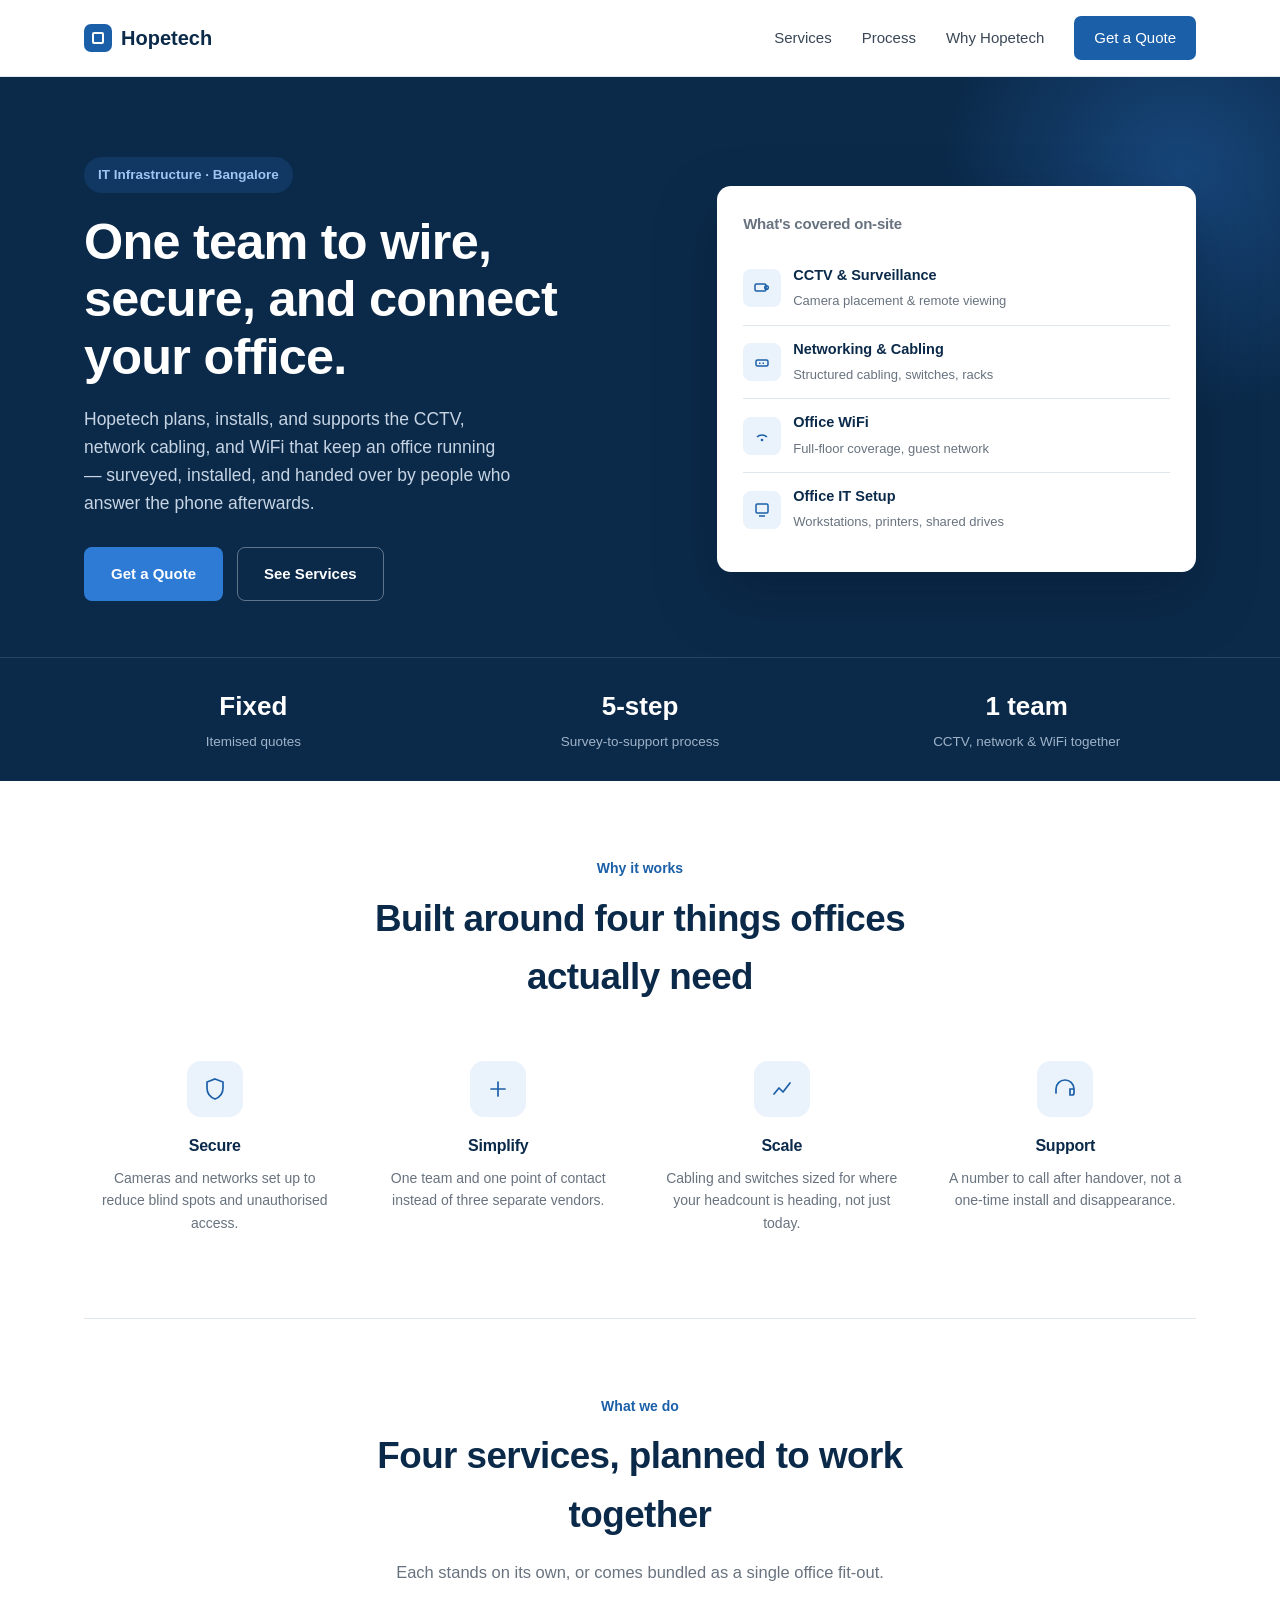
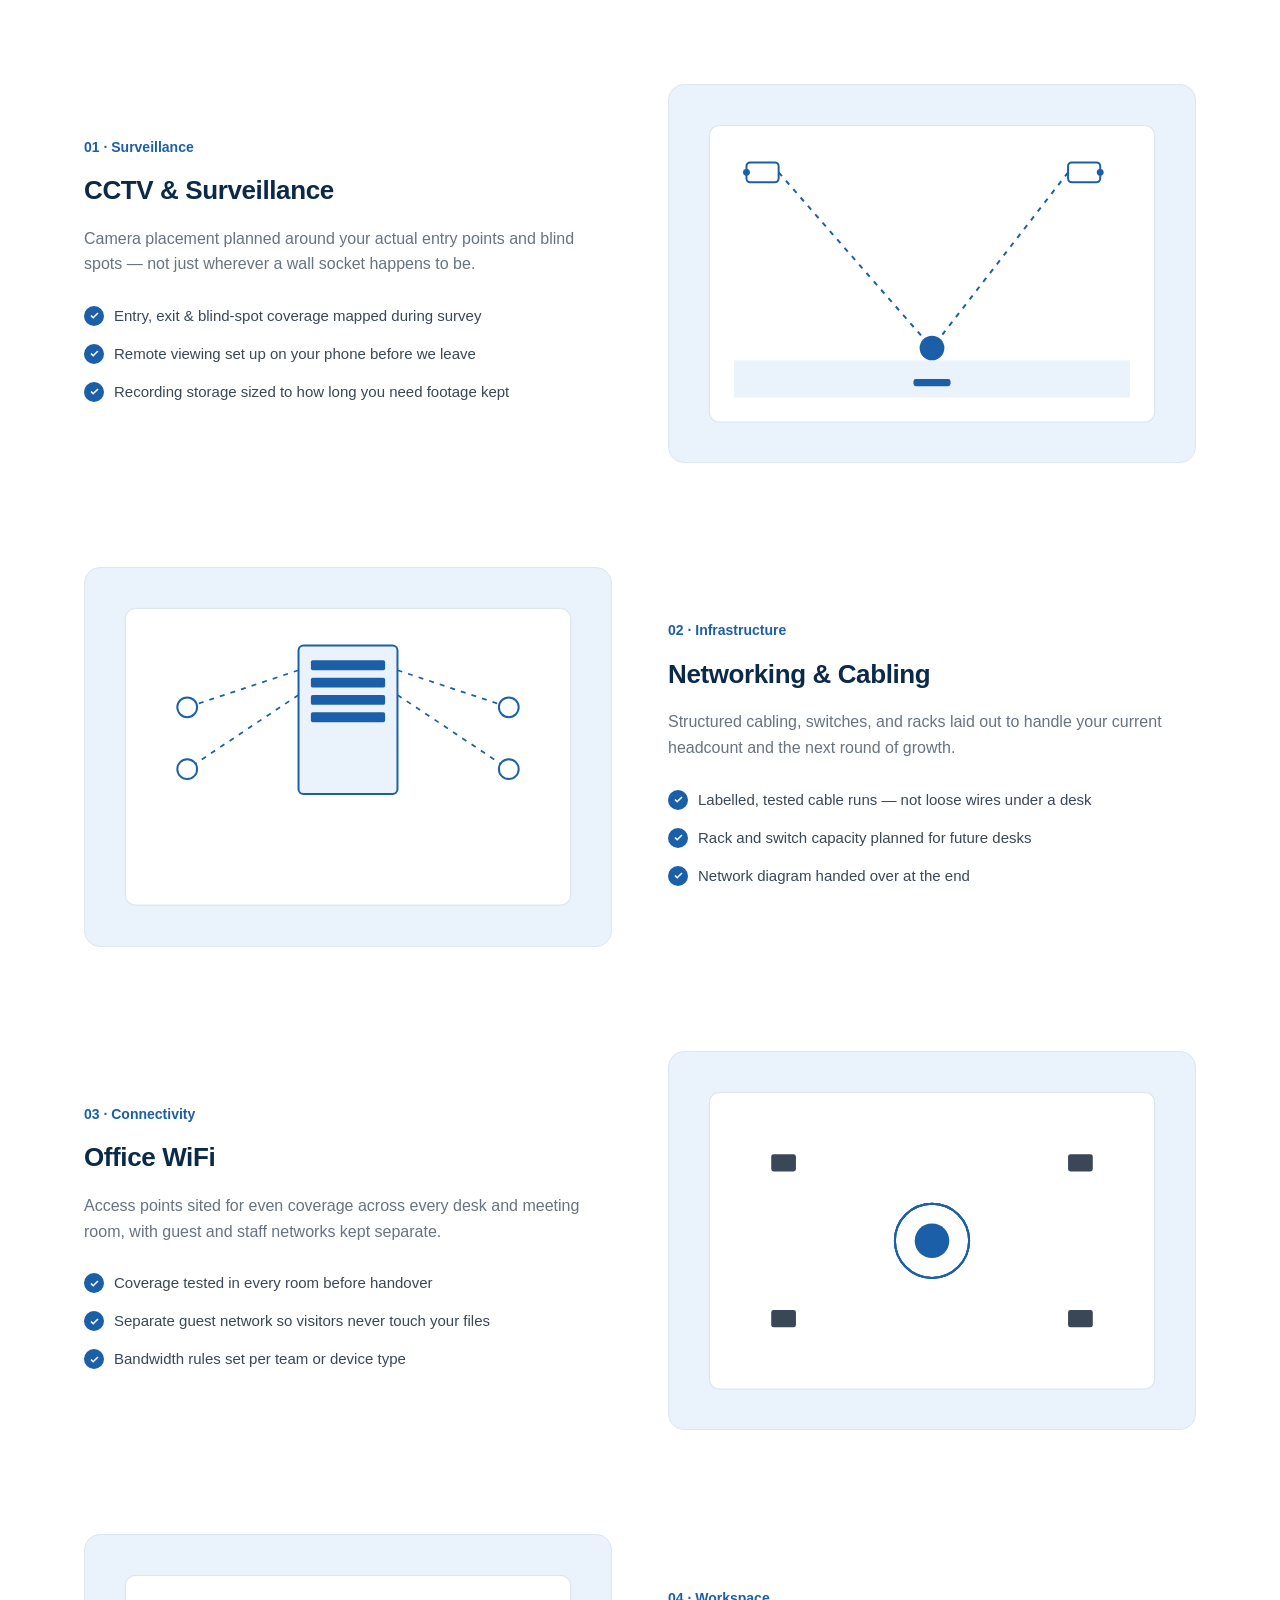
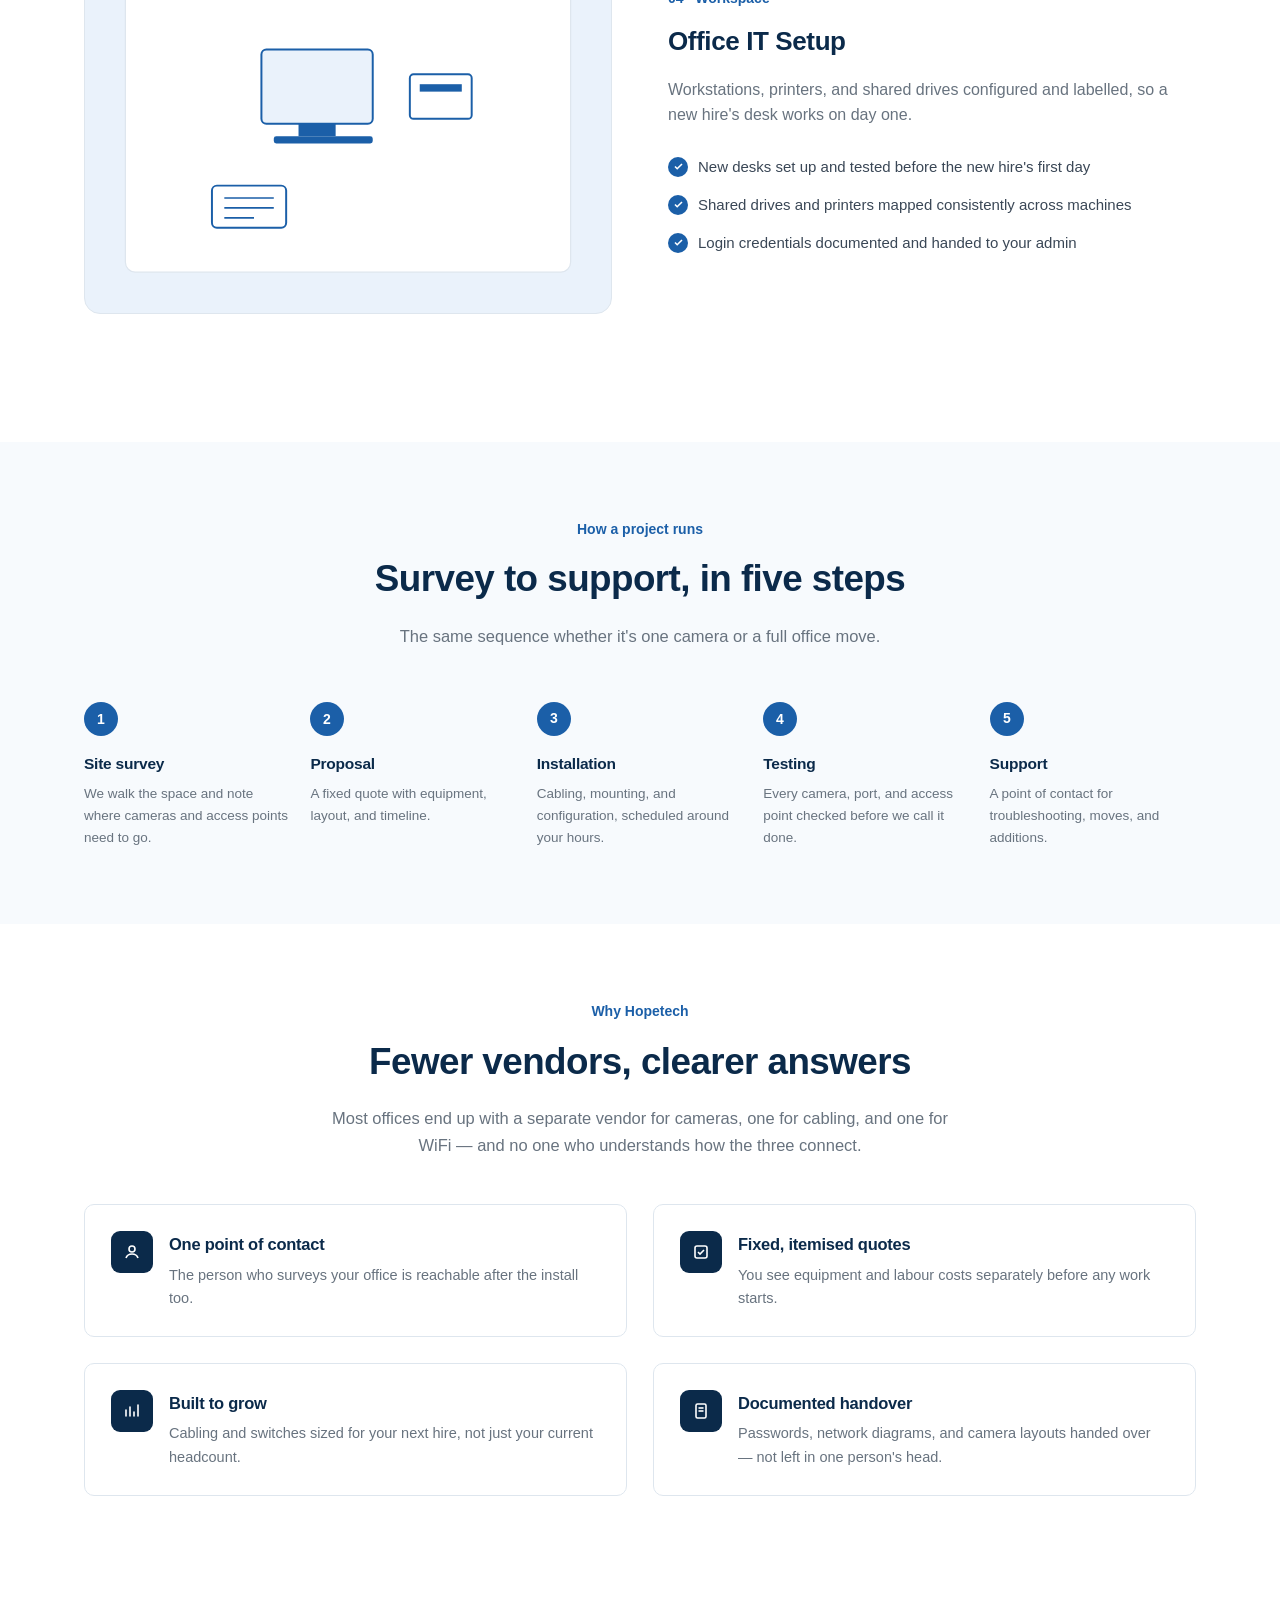
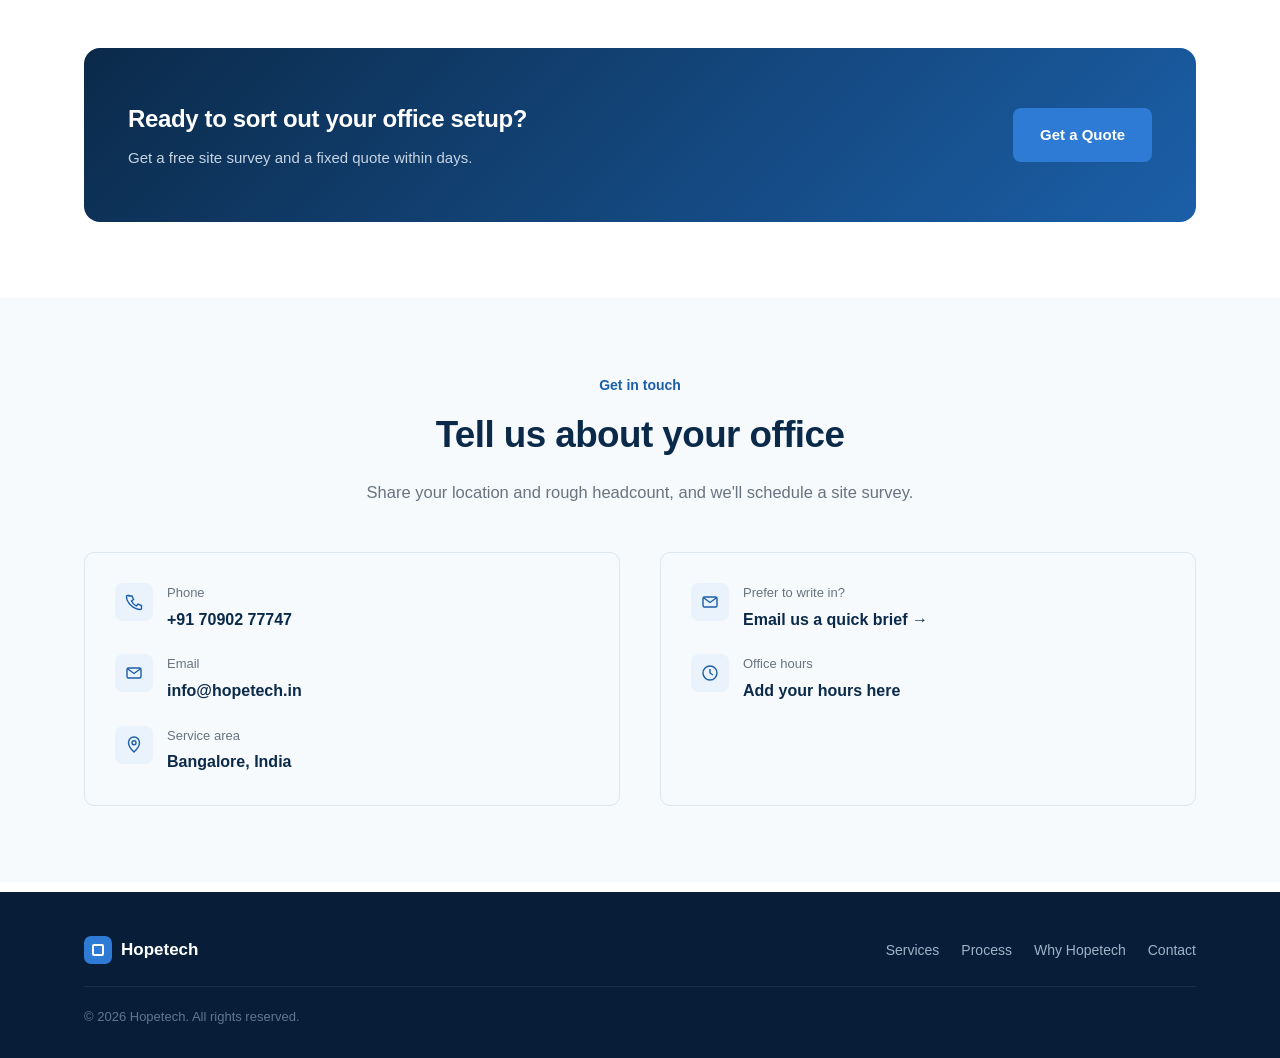
<file: index.html>
<!DOCTYPE html>
<html lang="en">
<head>
<meta charset="UTF-8">
<meta name="viewport" content="width=device-width, initial-scale=1.0">
<title>Hopetech — CCTV, Networking &amp; Office WiFi Setup</title>
<meta name="description" content="Hopetech installs and maintains CCTV, structured networking, and office WiFi in Bangalore — one team, from site survey to ongoing support.">
<link rel="stylesheet" href="style.css">
</head>
<body>

<header>
  <nav class="nav wrap">
    <a href="#top" class="logo"><span class="mark" aria-hidden="true"></span>Hopetech</a>
    <button class="menu-btn" id="menuBtn" aria-label="Toggle menu" aria-expanded="false" aria-controls="navLinks">
      <span></span><span></span><span></span>
    </button>
    <div class="nav-links" id="navLinks">
      <a href="#services">Services</a>
      <a href="#process">Process</a>
      <a href="#why">Why Hopetech</a>
      <a href="#contact" class="nav-cta">Get a Quote</a>
    </div>
  </nav>
</header>

<main id="top">

  <!-- HERO -->
  <section class="hero">
    <div class="hero-glow" aria-hidden="true"></div>
    <div class="wrap hero-grid">
      <div>
        <span class="badge">IT Infrastructure · Bangalore</span>
        <h1>One team to wire, secure, and connect your office.</h1>
        <p class="lead">Hopetech plans, installs, and supports the CCTV, network cabling, and WiFi that keep an office running — surveyed, installed, and handed over by people who answer the phone afterwards.</p>
        <div class="hero-ctas">
          <a href="#contact" class="btn btn-primary">Get a Quote</a>
          <a href="#services" class="btn btn-ghost">See Services</a>
        </div>
      </div>

      <div class="hero-card">
        <h4>What's covered on-site</h4>
        <div class="mini-row">
          <div class="mini-icon"><svg width="20" height="20" viewBox="0 0 20 20" fill="none"><rect x="3" y="6" width="11" height="7" rx="1.5" stroke="#1B5FA8" stroke-width="1.5"/><circle cx="14.5" cy="9.5" r="1.8" stroke="#1B5FA8" stroke-width="1.5"/></svg></div>
          <div class="txt"><strong>CCTV &amp; Surveillance</strong><span>Camera placement &amp; remote viewing</span></div>
        </div>
        <div class="mini-row">
          <div class="mini-icon"><svg width="20" height="20" viewBox="0 0 20 20" fill="none"><rect x="4" y="8" width="12" height="6" rx="1.5" stroke="#1B5FA8" stroke-width="1.5"/><rect x="7" y="10.5" width="1.5" height="1.5" fill="#1B5FA8"/><rect x="10.5" y="10.5" width="1.5" height="1.5" fill="#1B5FA8"/></svg></div>
          <div class="txt"><strong>Networking &amp; Cabling</strong><span>Structured cabling, switches, racks</span></div>
        </div>
        <div class="mini-row">
          <div class="mini-icon"><svg width="20" height="20" viewBox="0 0 20 20" fill="none"><path d="M5 11a7 7 0 0 1 10 0" stroke="#1B5FA8" stroke-width="1.5" fill="none"/><circle cx="10" cy="14" r="1.3" fill="#1B5FA8"/></svg></div>
          <div class="txt"><strong>Office WiFi</strong><span>Full-floor coverage, guest network</span></div>
        </div>
        <div class="mini-row">
          <div class="mini-icon"><svg width="20" height="20" viewBox="0 0 20 20" fill="none"><rect x="4" y="4" width="12" height="9" rx="1.2" stroke="#1B5FA8" stroke-width="1.5"/><line x1="7" y1="16" x2="13" y2="16" stroke="#1B5FA8" stroke-width="1.5"/></svg></div>
          <div class="txt"><strong>Office IT Setup</strong><span>Workstations, printers, shared drives</span></div>
        </div>
      </div>
    </div>

    <div class="stats-bar">
      <div class="wrap stats-grid">
        <div class="stat"><b>Fixed</b><span>Itemised quotes</span></div>
        <div class="stat"><b>5-step</b><span>Survey-to-support process</span></div>
        <div class="stat"><b>1 team</b><span>CCTV, network &amp; WiFi together</span></div>
      </div>
    </div>
  </section>

  <!-- FEATURE STRIP -->
  <section>
    <div class="wrap">
      <div class="section-head reveal">
        <div class="kicker">Why it works</div>
        <h2>Built around four things offices actually need</h2>
      </div>
      <div class="feature-strip stagger">
        <div class="feature-item">
          <div class="fi"><svg width="26" height="26" viewBox="0 0 26 26" fill="none"><path d="M13 3l8 3v6c0 6-4 9.5-8 11-4-1.5-8-5-8-11V6l8-3z" stroke="#1B5FA8" stroke-width="1.7" fill="none"/></svg></div>
          <h4>Secure</h4>
          <p>Cameras and networks set up to reduce blind spots and unauthorised access.</p>
        </div>
        <div class="feature-item">
          <div class="fi"><svg width="26" height="26" viewBox="0 0 26 26" fill="none"><path d="M6 13h14M13 6v14" stroke="#1B5FA8" stroke-width="1.7" stroke-linecap="round"/></svg></div>
          <h4>Simplify</h4>
          <p>One team and one point of contact instead of three separate vendors.</p>
        </div>
        <div class="feature-item">
          <div class="fi"><svg width="26" height="26" viewBox="0 0 26 26" fill="none"><path d="M5 18l5-6 4 4 7-9" stroke="#1B5FA8" stroke-width="1.7" fill="none" stroke-linecap="round" stroke-linejoin="round"/></svg></div>
          <h4>Scale</h4>
          <p>Cabling and switches sized for where your headcount is heading, not just today.</p>
        </div>
        <div class="feature-item">
          <div class="fi"><svg width="26" height="26" viewBox="0 0 26 26" fill="none"><path d="M13 4a9 9 0 0 1 9 9v4a2 2 0 0 1-2 2h-2v-6h4M4 17v-4a9 9 0 0 1 9-9" stroke="#1B5FA8" stroke-width="1.7" fill="none" stroke-linecap="round"/></svg></div>
          <h4>Support</h4>
          <p>A number to call after handover, not a one-time install and disappearance.</p>
        </div>
      </div>
    </div>
  </section>

  <hr class="divider-line wrap" style="max-width:1112px;">

  <!-- SERVICES (alternating detail) -->
  <section id="services">
    <div class="wrap">
      <div class="section-head reveal">
        <div class="kicker">What we do</div>
        <h2>Four services, planned to work together</h2>
        <p>Each stands on its own, or comes bundled as a single office fit-out.</p>
      </div>

      <div class="alt-section reveal">
        <div class="alt-copy">
          <div class="kicker">01 · Surveillance</div>
          <h3>CCTV &amp; Surveillance</h3>
          <p class="desc">Camera placement planned around your actual entry points and blind spots — not just wherever a wall socket happens to be.</p>
          <ul class="check-list">
            <li><span class="tick"><svg width="11" height="11" viewBox="0 0 11 11" fill="none"><path d="M2 5.5l2.2 2.2L9 3" stroke="#fff" stroke-width="1.6" fill="none"/></svg></span>Entry, exit &amp; blind-spot coverage mapped during survey</li>
            <li><span class="tick"><svg width="11" height="11" viewBox="0 0 11 11" fill="none"><path d="M2 5.5l2.2 2.2L9 3" stroke="#fff" stroke-width="1.6" fill="none"/></svg></span>Remote viewing set up on your phone before we leave</li>
            <li><span class="tick"><svg width="11" height="11" viewBox="0 0 11 11" fill="none"><path d="M2 5.5l2.2 2.2L9 3" stroke="#fff" stroke-width="1.6" fill="none"/></svg></span>Recording storage sized to how long you need footage kept</li>
          </ul>
        </div>
        <div class="alt-visual">
          <svg viewBox="0 0 380 260" xmlns="http://www.w3.org/2000/svg" role="img" aria-label="Diagram of CCTV cameras covering an office entrance and floor">
            <rect x="10" y="10" width="360" height="240" rx="8" fill="#fff" stroke="#DEE6EE"/>
            <rect x="30" y="200" width="320" height="30" fill="#EAF2FB"/>
            <g stroke="#1B5FA8" stroke-width="1.6" fill="none">
              <rect x="40" y="40" width="26" height="16" rx="3"/>
              <circle cx="40" cy="48" r="2" fill="#1B5FA8"/>
              <path d="M66 48 L 190 190" stroke-dasharray="4 5" style="animation:dashMove 2.4s linear infinite reverse; stroke-dashoffset:180;"/>
              <rect x="300" y="40" width="26" height="16" rx="3"/>
              <circle cx="326" cy="48" r="2" fill="#1B5FA8"/>
              <path d="M300 48 L 190 190" stroke-dasharray="4 5" style="animation:dashMove 2.4s linear infinite reverse; stroke-dashoffset:180;"/>
            </g>
            <circle cx="190" cy="190" r="10" fill="#1B5FA8"/>
            <rect x="175" y="215" width="30" height="6" rx="2" fill="#1B5FA8"/>
          </svg>
        </div>
      </div>

      <div class="alt-section reverse reveal">
        <div class="alt-copy">
          <div class="kicker">02 · Infrastructure</div>
          <h3>Networking &amp; Cabling</h3>
          <p class="desc">Structured cabling, switches, and racks laid out to handle your current headcount and the next round of growth.</p>
          <ul class="check-list">
            <li><span class="tick"><svg width="11" height="11" viewBox="0 0 11 11" fill="none"><path d="M2 5.5l2.2 2.2L9 3" stroke="#fff" stroke-width="1.6" fill="none"/></svg></span>Labelled, tested cable runs — not loose wires under a desk</li>
            <li><span class="tick"><svg width="11" height="11" viewBox="0 0 11 11" fill="none"><path d="M2 5.5l2.2 2.2L9 3" stroke="#fff" stroke-width="1.6" fill="none"/></svg></span>Rack and switch capacity planned for future desks</li>
            <li><span class="tick"><svg width="11" height="11" viewBox="0 0 11 11" fill="none"><path d="M2 5.5l2.2 2.2L9 3" stroke="#fff" stroke-width="1.6" fill="none"/></svg></span>Network diagram handed over at the end</li>
          </ul>
        </div>
        <div class="alt-visual">
          <svg viewBox="0 0 380 260" xmlns="http://www.w3.org/2000/svg" role="img" aria-label="Diagram of a network rack connected to multiple office ports">
            <rect x="10" y="10" width="360" height="240" rx="8" fill="#fff" stroke="#DEE6EE"/>
            <rect x="150" y="40" width="80" height="120" rx="4" fill="#EAF2FB" stroke="#1B5FA8" stroke-width="1.6"/>
            <g fill="#1B5FA8">
              <rect x="160" y="52" width="60" height="8" rx="1.5"/>
              <rect x="160" y="66" width="60" height="8" rx="1.5"/>
              <rect x="160" y="80" width="60" height="8" rx="1.5"/>
              <rect x="160" y="94" width="60" height="8" rx="1.5"/>
            </g>
            <g stroke="#1B5FA8" stroke-width="1.4" fill="none" stroke-dasharray="4 5" style="animation:dashMove 3s linear infinite reverse; stroke-dashoffset:180;">
              <path d="M150 60 L60 90"/>
              <path d="M150 80 L60 140"/>
              <path d="M230 60 L320 90"/>
              <path d="M230 80 L320 140"/>
            </g>
            <circle cx="60" cy="90" r="8" fill="#fff" stroke="#1B5FA8" stroke-width="1.6"/>
            <circle cx="60" cy="140" r="8" fill="#fff" stroke="#1B5FA8" stroke-width="1.6"/>
            <circle cx="320" cy="90" r="8" fill="#fff" stroke="#1B5FA8" stroke-width="1.6"/>
            <circle cx="320" cy="140" r="8" fill="#fff" stroke="#1B5FA8" stroke-width="1.6"/>
          </svg>
        </div>
      </div>

      <div class="alt-section reveal">
        <div class="alt-copy">
          <div class="kicker">03 · Connectivity</div>
          <h3>Office WiFi</h3>
          <p class="desc">Access points sited for even coverage across every desk and meeting room, with guest and staff networks kept separate.</p>
          <ul class="check-list">
            <li><span class="tick"><svg width="11" height="11" viewBox="0 0 11 11" fill="none"><path d="M2 5.5l2.2 2.2L9 3" stroke="#fff" stroke-width="1.6" fill="none"/></svg></span>Coverage tested in every room before handover</li>
            <li><span class="tick"><svg width="11" height="11" viewBox="0 0 11 11" fill="none"><path d="M2 5.5l2.2 2.2L9 3" stroke="#fff" stroke-width="1.6" fill="none"/></svg></span>Separate guest network so visitors never touch your files</li>
            <li><span class="tick"><svg width="11" height="11" viewBox="0 0 11 11" fill="none"><path d="M2 5.5l2.2 2.2L9 3" stroke="#fff" stroke-width="1.6" fill="none"/></svg></span>Bandwidth rules set per team or device type</li>
          </ul>
        </div>
        <div class="alt-visual">
          <svg viewBox="0 0 380 260" xmlns="http://www.w3.org/2000/svg" role="img" aria-label="Diagram of WiFi coverage spreading across an office floor">
            <rect x="10" y="10" width="360" height="240" rx="8" fill="#fff" stroke="#DEE6EE"/>
            <circle cx="190" cy="130" r="14" fill="#1B5FA8"/>
            <g stroke="#1B5FA8" stroke-width="1.6" fill="none">
              <circle cx="190" cy="130" r="30" style="transform-origin:190px 130px; animation:radarPing 2.4s ease-out infinite;"/>
              <circle cx="190" cy="130" r="30" style="transform-origin:190px 130px; animation:radarPing 2.4s ease-out infinite; animation-delay:.8s;"/>
              <circle cx="190" cy="130" r="30" style="transform-origin:190px 130px; animation:radarPing 2.4s ease-out infinite; animation-delay:1.6s;"/>
            </g>
            <g fill="#3A4756">
              <rect x="60" y="60" width="20" height="14" rx="2"/>
              <rect x="300" y="60" width="20" height="14" rx="2"/>
              <rect x="60" y="186" width="20" height="14" rx="2"/>
              <rect x="300" y="186" width="20" height="14" rx="2"/>
            </g>
          </svg>
        </div>
      </div>

      <div class="alt-section reverse reveal">
        <div class="alt-copy">
          <div class="kicker">04 · Workspace</div>
          <h3>Office IT Setup</h3>
          <p class="desc">Workstations, printers, and shared drives configured and labelled, so a new hire's desk works on day one.</p>
          <ul class="check-list">
            <li><span class="tick"><svg width="11" height="11" viewBox="0 0 11 11" fill="none"><path d="M2 5.5l2.2 2.2L9 3" stroke="#fff" stroke-width="1.6" fill="none"/></svg></span>New desks set up and tested before the new hire's first day</li>
            <li><span class="tick"><svg width="11" height="11" viewBox="0 0 11 11" fill="none"><path d="M2 5.5l2.2 2.2L9 3" stroke="#fff" stroke-width="1.6" fill="none"/></svg></span>Shared drives and printers mapped consistently across machines</li>
            <li><span class="tick"><svg width="11" height="11" viewBox="0 0 11 11" fill="none"><path d="M2 5.5l2.2 2.2L9 3" stroke="#fff" stroke-width="1.6" fill="none"/></svg></span>Login credentials documented and handed to your admin</li>
          </ul>
        </div>
        <div class="alt-visual">
          <svg viewBox="0 0 380 260" xmlns="http://www.w3.org/2000/svg" role="img" aria-label="Diagram of a desk workstation with monitor, printer and shared drive">
            <rect x="10" y="10" width="360" height="240" rx="8" fill="#fff" stroke="#DEE6EE"/>
            <rect x="120" y="70" width="90" height="60" rx="4" fill="#EAF2FB" stroke="#1B5FA8" stroke-width="1.6"/>
            <rect x="150" y="130" width="30" height="10" fill="#1B5FA8"/>
            <rect x="130" y="140" width="80" height="6" rx="2" fill="#1B5FA8"/>
            <rect x="240" y="90" width="50" height="36" rx="3" fill="#fff" stroke="#1B5FA8" stroke-width="1.6"/>
            <rect x="248" y="98" width="34" height="6" fill="#1B5FA8"/>
            <rect x="80" y="180" width="60" height="34" rx="4" fill="#fff" stroke="#1B5FA8" stroke-width="1.6"/>
            <path d="M90 190h40M90 198h40M90 206h24" stroke="#1B5FA8" stroke-width="1.4"/>
          </svg>
        </div>
      </div>
    </div>
  </section>

  <!-- PROCESS -->
  <section id="process" class="bg-tint">
    <div class="wrap">
      <div class="section-head reveal">
        <div class="kicker">How a project runs</div>
        <h2>Survey to support, in five steps</h2>
        <p>The same sequence whether it's one camera or a full office move.</p>
      </div>
      <div class="process stagger">
        <div class="step"><span class="num">1</span><h4>Site survey</h4><p>We walk the space and note where cameras and access points need to go.</p></div>
        <div class="step"><span class="num">2</span><h4>Proposal</h4><p>A fixed quote with equipment, layout, and timeline.</p></div>
        <div class="step"><span class="num">3</span><h4>Installation</h4><p>Cabling, mounting, and configuration, scheduled around your hours.</p></div>
        <div class="step"><span class="num">4</span><h4>Testing</h4><p>Every camera, port, and access point checked before we call it done.</p></div>
        <div class="step"><span class="num">5</span><h4>Support</h4><p>A point of contact for troubleshooting, moves, and additions.</p></div>
      </div>
    </div>
  </section>

  <!-- WHY -->
  <section id="why">
    <div class="wrap">
      <div class="section-head reveal">
        <div class="kicker">Why Hopetech</div>
        <h2>Fewer vendors, clearer answers</h2>
        <p>Most offices end up with a separate vendor for cameras, one for cabling, and one for WiFi — and no one who understands how the three connect.</p>
      </div>
      <div class="why-grid stagger">
        <div class="why-card card-hover">
          <div class="icon"><svg width="20" height="20" viewBox="0 0 20 20" fill="none"><circle cx="10" cy="7" r="3" stroke="#fff" stroke-width="1.6"/><path d="M4 16c1-3 4-4 6-4s5 1 6 4" stroke="#fff" stroke-width="1.6" fill="none"/></svg></div>
          <div><h4>One point of contact</h4><p>The person who surveys your office is reachable after the install too.</p></div>
        </div>
        <div class="why-card card-hover">
          <div class="icon"><svg width="20" height="20" viewBox="0 0 20 20" fill="none"><rect x="4" y="4" width="12" height="12" rx="2" stroke="#fff" stroke-width="1.6"/><path d="M7 10l2 2 4-4" stroke="#fff" stroke-width="1.6" fill="none"/></svg></div>
          <div><h4>Fixed, itemised quotes</h4><p>You see equipment and labour costs separately before any work starts.</p></div>
        </div>
        <div class="why-card card-hover">
          <div class="icon"><svg width="20" height="20" viewBox="0 0 20 20" fill="none"><path d="M4 15V9m4 6V6m4 9v-4m4 4V4" stroke="#fff" stroke-width="1.6" stroke-linecap="round"/></svg></div>
          <div><h4>Built to grow</h4><p>Cabling and switches sized for your next hire, not just your current headcount.</p></div>
        </div>
        <div class="why-card card-hover">
          <div class="icon"><svg width="20" height="20" viewBox="0 0 20 20" fill="none"><rect x="5" y="3" width="10" height="14" rx="1.5" stroke="#fff" stroke-width="1.6"/><line x1="7.5" y1="7" x2="12.5" y2="7" stroke="#fff" stroke-width="1.6"/><line x1="7.5" y1="10" x2="12.5" y2="10" stroke="#fff" stroke-width="1.6"/></svg></div>
          <div><h4>Documented handover</h4><p>Passwords, network diagrams, and camera layouts handed over — not left in one person's head.</p></div>
        </div>
      </div>
    </div>
  </section>

  <!-- CTA -->
  <section>
    <div class="wrap">
      <div class="cta-band reveal">
        <div>
          <h3>Ready to sort out your office setup?</h3>
          <p>Get a free site survey and a fixed quote within days.</p>
        </div>
        <a href="#contact" class="btn btn-primary">Get a Quote</a>
      </div>
    </div>
  </section>

  <!-- CONTACT -->
  <section id="contact" class="bg-tint">
    <div class="wrap">
      <div class="section-head reveal">
        <div class="kicker">Get in touch</div>
        <h2>Tell us about your office</h2>
        <p>Share your location and rough headcount, and we'll schedule a site survey.</p>
      </div>

      <div class="contact-grid reveal">
        <div class="contact-card">
          <div class="contact-item">
            <div class="ic"><svg width="18" height="18" viewBox="0 0 18 18" fill="none"><path d="M4 3h3l1.5 3.5-2 1.5a10 10 0 0 0 5 5l1.5-2L16.5 12.5v3a1 1 0 0 1-1 1C8.5 16.5 1.5 9.5 1.5 3.5c0-.5.4-1 1-1H4z" stroke="#1B5FA8" stroke-width="1.4" fill="none"/></svg></div>
            <div><div class="label">Phone</div><div class="value"><a href="tel:+917090277747">+91 70902 77747</a></div></div>
          </div>
          <div class="contact-item">
            <div class="ic"><svg width="18" height="18" viewBox="0 0 18 18" fill="none"><rect x="2" y="4" width="14" height="10" rx="1.5" stroke="#1B5FA8" stroke-width="1.4"/><path d="M2.5 4.8L9 9.5l6.5-4.7" stroke="#1B5FA8" stroke-width="1.4" fill="none"/></svg></div>
            <div><div class="label">Email</div><div class="value"><a href="mailto:info@hopetech.in">info@hopetech.in</a></div></div>
          </div>
          <div class="contact-item">
            <div class="ic"><svg width="18" height="18" viewBox="0 0 18 18" fill="none"><path d="M9 16s5.5-5 5.5-9.2A5.5 5.5 0 0 0 9 1a5.5 5.5 0 0 0-5.5 5.8C3.5 11 9 16 9 16z" stroke="#1B5FA8" stroke-width="1.4" fill="none"/><circle cx="9" cy="6.8" r="2" stroke="#1B5FA8" stroke-width="1.4"/></svg></div>
            <div><div class="label">Service area</div><div class="value">Bangalore, India</div></div>
          </div>
        </div>

        <div class="contact-card">
          <div class="contact-item">
            <div class="ic"><svg width="18" height="18" viewBox="0 0 18 18" fill="none"><rect x="2" y="4" width="14" height="10" rx="1.5" stroke="#1B5FA8" stroke-width="1.4"/><path d="M2.5 4.8L9 9.5l6.5-4.7" stroke="#1B5FA8" stroke-width="1.4" fill="none"/></svg></div>
            <div><div class="label">Prefer to write in?</div><div class="value"><a href="mailto:info@hopetech.in?subject=Site%20survey%20request">Email us a quick brief →</a></div></div>
          </div>
          <div class="contact-item">
            <div class="ic"><svg width="18" height="18" viewBox="0 0 18 18" fill="none"><circle cx="9" cy="9" r="7" stroke="#1B5FA8" stroke-width="1.4"/><path d="M9 5v4l3 2" stroke="#1B5FA8" stroke-width="1.4" fill="none"/></svg></div>
            <div><div class="label">Office hours</div><div class="value">Add your hours here</div></div>
          </div>
        </div>
      </div>
    </div>
  </section>

</main>

<footer>
  <div class="wrap">
    <div class="footer-row">
      <a href="#top" class="logo"><span class="mark" aria-hidden="true"></span>Hopetech</a>
      <div class="footer-links">
        <a href="#services">Services</a>
        <a href="#process">Process</a>
        <a href="#why">Why Hopetech</a>
        <a href="#contact">Contact</a>
      </div>
    </div>
    <div class="footer-copy">© <span id="year"></span> Hopetech. All rights reserved.</div>
  </div>
</footer>

<script>
  document.getElementById('year').textContent = new Date().getFullYear();
  const menuBtn = document.getElementById('menuBtn');
  const navLinks = document.getElementById('navLinks');
  menuBtn.addEventListener('click', () => {
    const open = navLinks.classList.toggle('open');
    menuBtn.setAttribute('aria-expanded', open ? 'true' : 'false');
  });
  navLinks.querySelectorAll('a').forEach(a => a.addEventListener('click', () => {
    navLinks.classList.remove('open');
    menuBtn.setAttribute('aria-expanded', 'false');
  }));

  const revealEls = document.querySelectorAll('.reveal, .stagger');
  if ('IntersectionObserver' in window) {
    const io = new IntersectionObserver((entries) => {
      entries.forEach(e => { if (e.isIntersecting) { e.target.classList.add('in'); io.unobserve(e.target); } });
    }, { threshold: 0.15 });
    revealEls.forEach(el => io.observe(el));
  } else {
    revealEls.forEach(el => el.classList.add('in'));
  }

  const siteHeader = document.querySelector('header');
  window.addEventListener('scroll', () => {
    siteHeader.classList.toggle('scrolled', window.scrollY > 8);
  }, { passive: true });
</script>

</body>
</html>
</file>
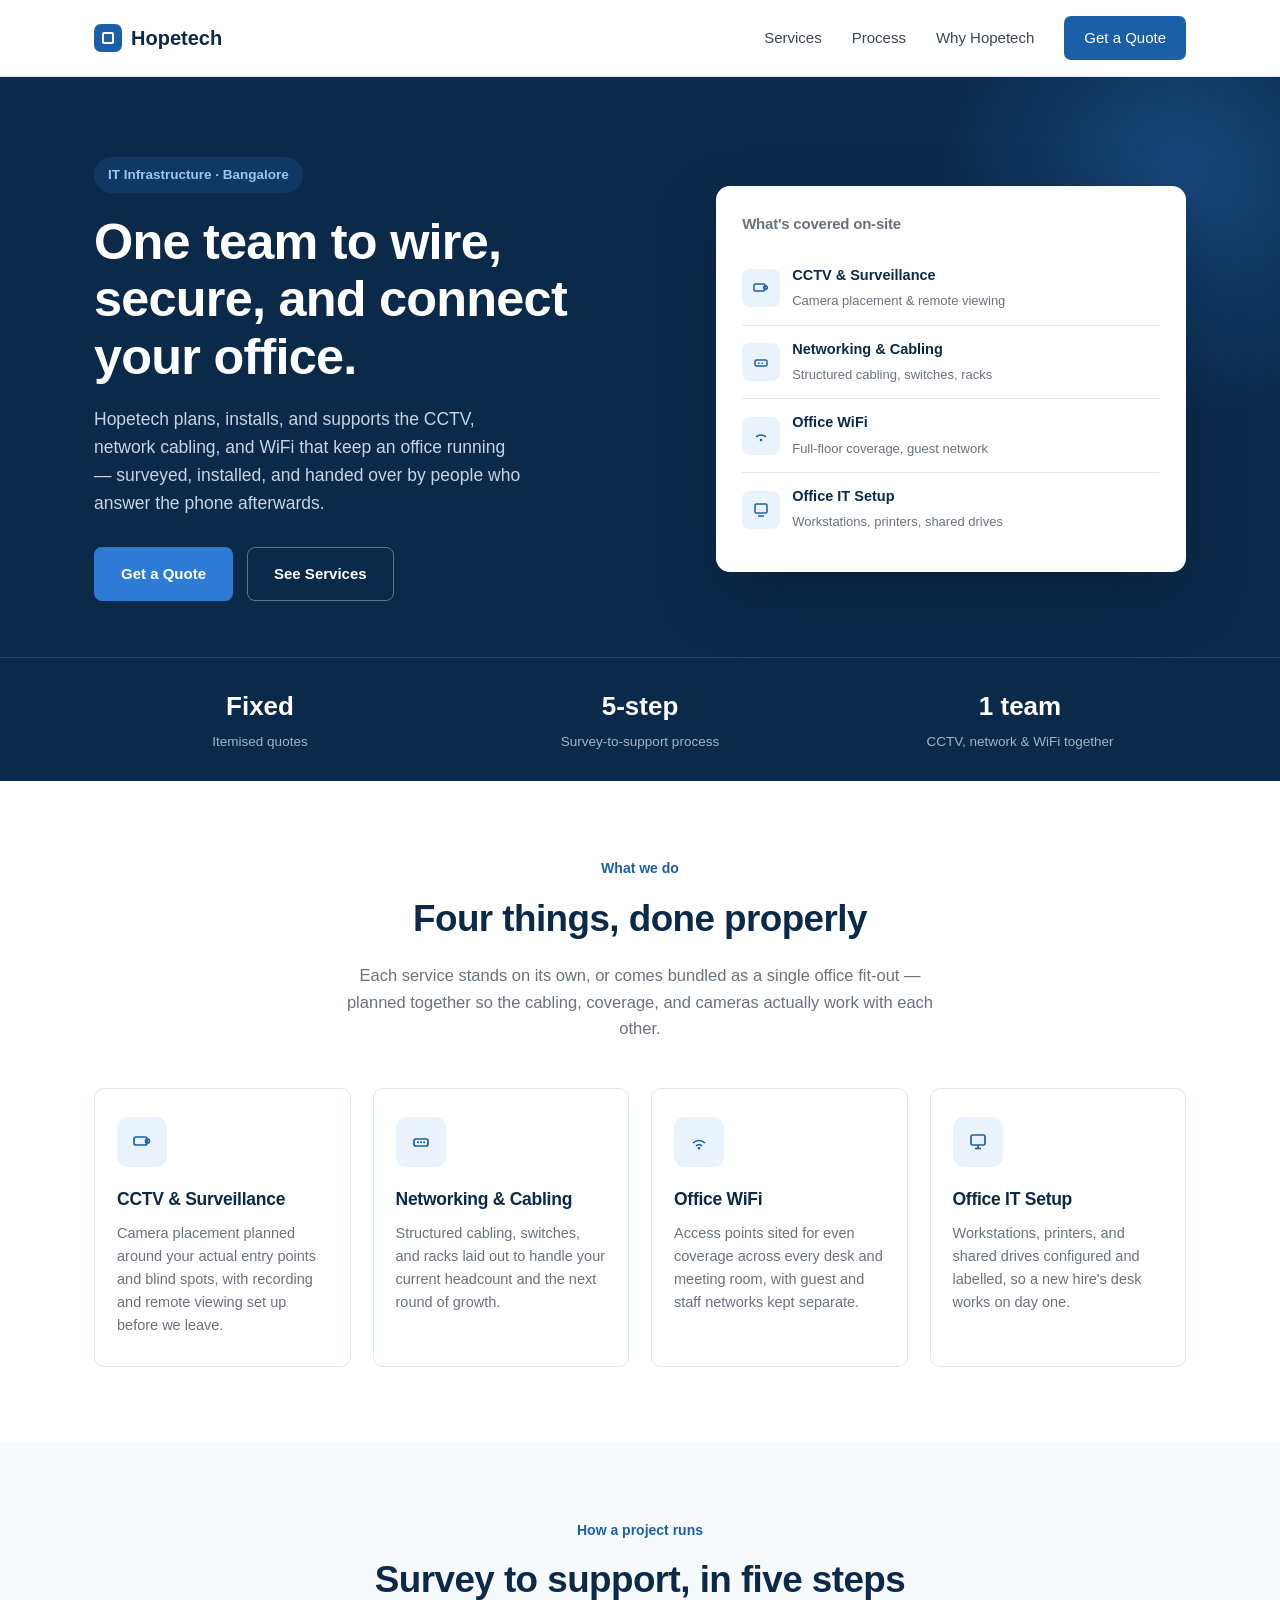
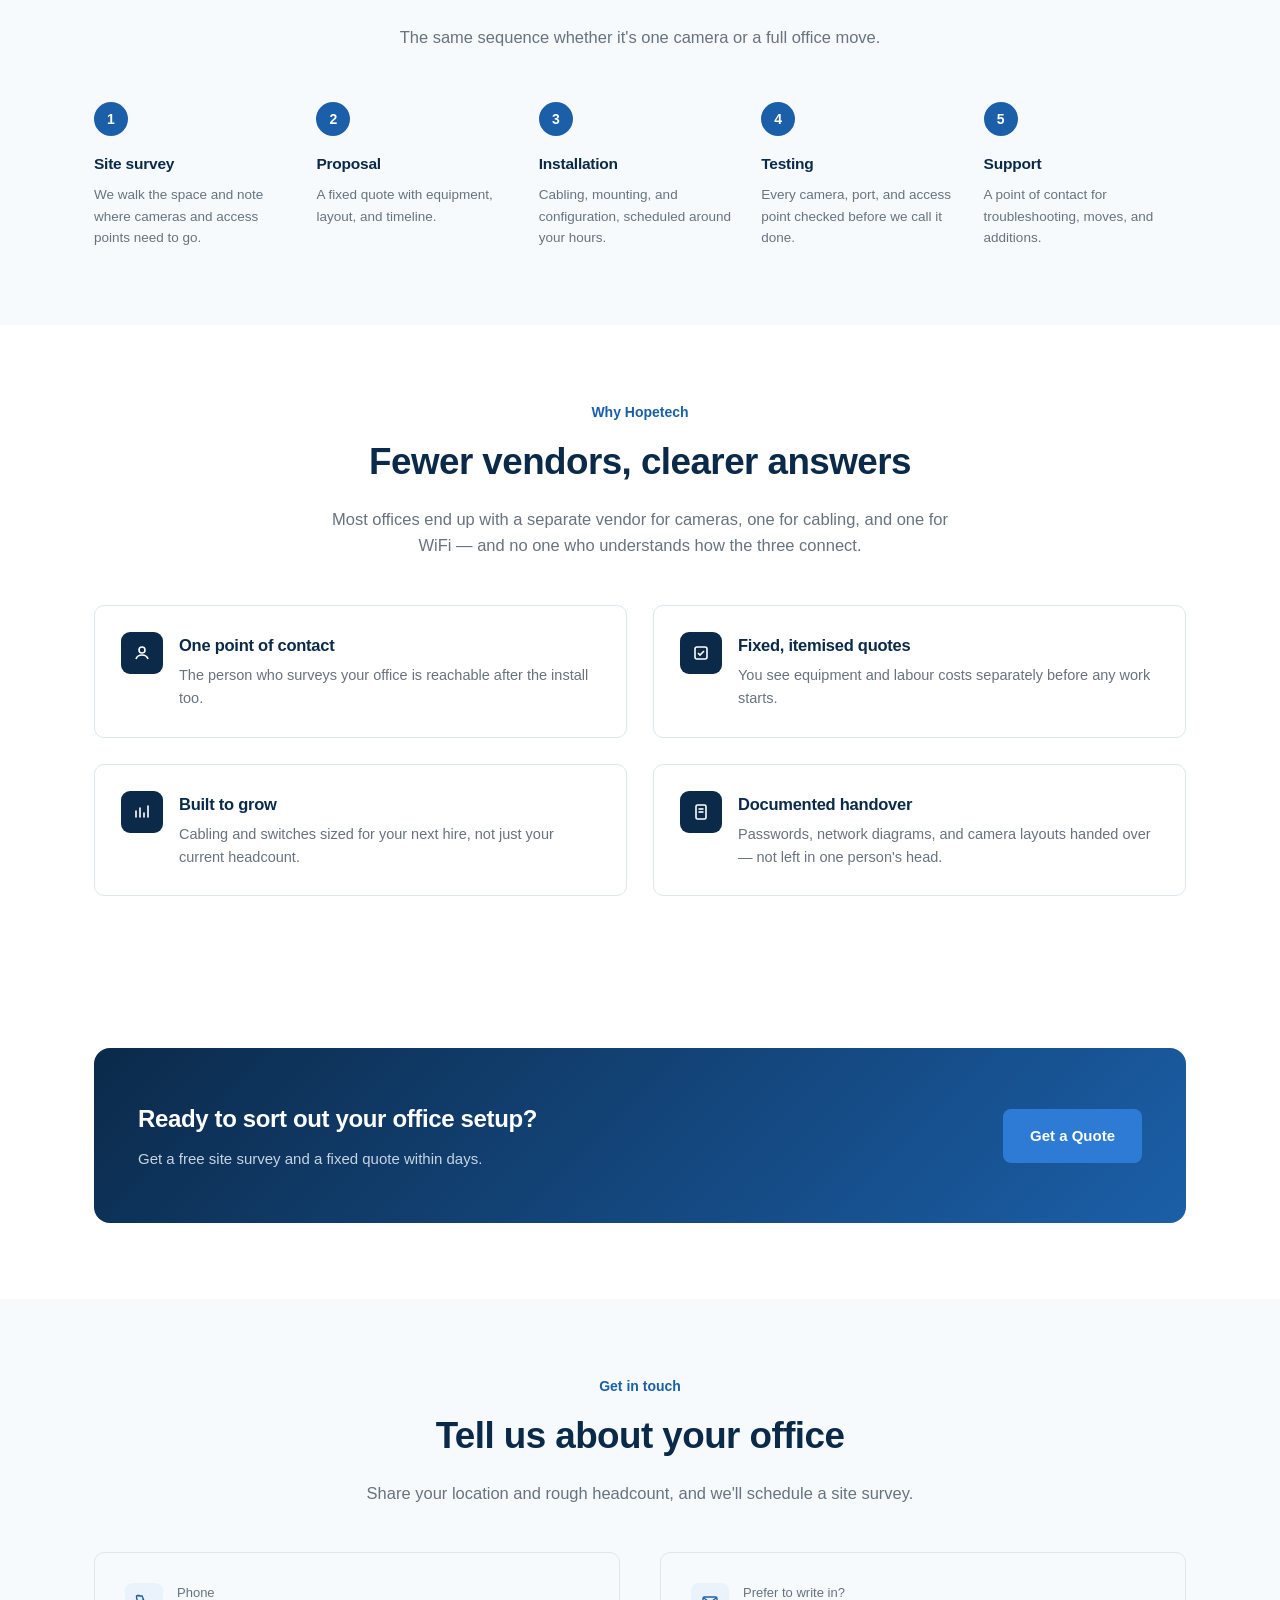
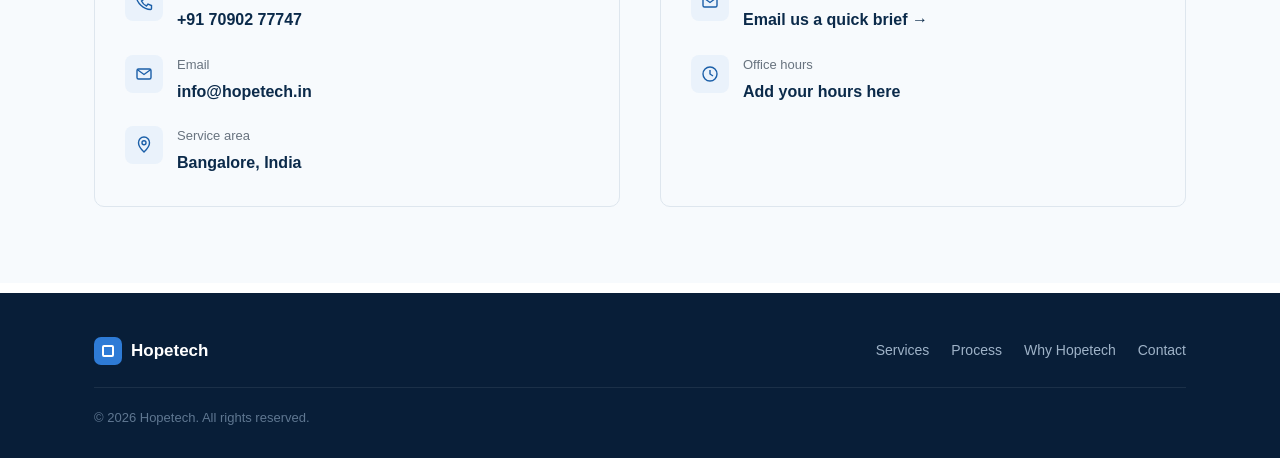
<file: Website index.html>
<!DOCTYPE html>
<html lang="en">
<head>
<meta charset="UTF-8">
<meta name="viewport" content="width=device-width, initial-scale=1.0">
<title>Hopetech — CCTV, Networking &amp; Office WiFi Setup</title>
<meta name="description" content="Hopetech installs and maintains CCTV, structured networking, and office WiFi in Bangalore — one team, from site survey to ongoing support.">
<style>
  :root{
    --navy:#0B2A4A;
    --navy-deep:#081E38;
    --blue:#1B5FA8;
    --blue-bright:#2E7BD6;
    --sky:#EAF2FB;
    --slate:#3A4756;
    --gray:#68737F;
    --line:#DEE6EE;
    --white:#FFFFFF;
    --bg:#F7FAFD;
    --radius:10px;
  }
  *{box-sizing:border-box;}
  html{scroll-behavior:smooth;}
  body{
    margin:0;
    background:var(--white);
    color:var(--navy);
    font-family:-apple-system,BlinkMacSystemFont,"Segoe UI",Roboto,Helvetica,Arial,sans-serif;
    font-size:16px;
    line-height:1.6;
    -webkit-font-smoothing:antialiased;
  }
  h1,h2,h3,h4{
    margin:0;
    font-weight:700;
    letter-spacing:-0.015em;
    color:var(--navy);
  }
  p{margin:0;}
  a{color:inherit;text-decoration:none;}
  img,svg{display:block;max-width:100%;}
  .wrap{max-width:1140px;margin:0 auto;padding:0 24px;}
  a:focus-visible, button:focus-visible{outline:2px solid var(--blue-bright); outline-offset:3px;}
  @media (prefers-reduced-motion: reduce){*{animation-duration:.01ms !important; transition-duration:.01ms !important;}}

  /* ---------- Header ---------- */
  header{
    position:sticky; top:0; z-index:50;
    background:rgba(255,255,255,0.94);
    backdrop-filter:blur(6px);
    border-bottom:1px solid var(--line);
  }
  .nav{display:flex; align-items:center; justify-content:space-between; padding:16px 24px;}
  .logo{font-size:20px; font-weight:800; display:flex; align-items:center; gap:9px; color:var(--navy);}
  .logo .mark{width:28px;height:28px;background:var(--blue); border-radius:7px; flex:none; position:relative;}
  .logo .mark::after{
    content:""; position:absolute; inset:8px; border:2px solid #fff; border-radius:2px;
  }
  .nav-links{display:flex; gap:30px; align-items:center;}
  .nav-links a{font-size:15px; color:var(--slate); font-weight:500;}
  .nav-links a:hover{color:var(--blue);}
  .nav-cta{
    background:var(--blue); color:#fff !important; padding:10px 20px;
    border-radius:7px; font-size:14.5px; font-weight:600;
  }
  .nav-cta:hover{background:var(--navy);}
  .menu-btn{display:none; background:none; border:1px solid var(--line); border-radius:7px; padding:8px 10px; cursor:pointer;}
  .menu-btn span{display:block; width:18px; height:2px; background:var(--navy); margin:4px 0;}
  @media (max-width:840px){
    .nav-links{
      position:absolute; top:100%; left:0; right:0; background:#fff;
      flex-direction:column; align-items:flex-start; padding:18px 24px 24px;
      border-bottom:1px solid var(--line); display:none; gap:16px;
    }
    .nav-links.open{display:flex;}
    .menu-btn{display:block;}
  }

  /* ---------- Hero ---------- */
  .hero{background:var(--navy); position:relative; overflow:hidden; padding:80px 0 0;}
  .hero-glow{
    position:absolute; top:-140px; right:-140px; width:480px; height:480px;
    background:radial-gradient(circle, rgba(46,123,214,0.35), transparent 70%);
    pointer-events:none;
  }
  .hero-grid{display:grid; grid-template-columns:1.1fr 0.9fr; gap:48px; align-items:center; position:relative;}
  .badge{
    display:inline-block; background:rgba(46,123,214,0.18); color:#9FC6F2;
    padding:7px 14px; border-radius:20px; font-size:13.5px; font-weight:600; margin-bottom:20px;
  }
  .hero h1{font-size:clamp(2.1rem,4.4vw,3.15rem); line-height:1.14; color:#fff;}
  .hero p.lead{margin-top:20px; font-size:17.5px; color:#C6D4E3; max-width:44ch;}
  .hero-ctas{display:flex; gap:14px; margin-top:30px; flex-wrap:wrap;}
  .btn{display:inline-block; padding:14px 26px; border-radius:8px; font-weight:600; font-size:15px; border:1px solid transparent; cursor:pointer;}
  .btn-primary{background:var(--blue-bright); color:#fff;}
  .btn-primary:hover{background:var(--blue);}
  .btn-ghost{border-color:rgba(255,255,255,0.35); color:#fff;}
  .btn-ghost:hover{background:rgba(255,255,255,0.1);}

  .hero-card{
    background:#fff; border-radius:14px; padding:26px; box-shadow:0 24px 60px rgba(4,20,40,0.35);
    position:relative; z-index:1;
  }
  .hero-card h4{font-size:15px; color:var(--gray); font-weight:600; margin-bottom:16px;}
  .mini-row{display:flex; align-items:center; gap:12px; padding:12px 0; border-bottom:1px solid var(--line);}
  .mini-row:last-child{border-bottom:none;}
  .mini-icon{
    width:38px; height:38px; border-radius:8px; background:var(--sky); display:flex;
    align-items:center; justify-content:center; flex:none;
  }
  .mini-row .txt strong{display:block; font-size:14.5px; color:var(--navy);}
  .mini-row .txt span{font-size:13px; color:var(--gray);}

  .stats-bar{margin-top:56px; border-top:1px solid rgba(255,255,255,0.12);}
  .stats-grid{display:grid; grid-template-columns:repeat(3,1fr); padding:28px 0;}
  .stat{text-align:center; color:#fff;}
  .stat b{display:block; font-size:26px; color:#fff;}
  .stat span{font-size:13.5px; color:#9FB3C8;}

  @media (max-width:900px){
    .hero-grid{grid-template-columns:1fr;}
    .stats-grid{grid-template-columns:1fr 1fr 1fr; gap:14px;}
  }
  @media (max-width:520px){
    .stats-grid{grid-template-columns:1fr; gap:18px;}
  }

  /* ---------- Section scaffolding ---------- */
  section{padding:76px 0;}
  .section-head{max-width:620px; margin:0 auto 46px; text-align:center;}
  .kicker{font-size:14px; color:var(--blue); font-weight:700; margin-bottom:10px;}
  .section-head h2{font-size:clamp(1.7rem,3vw,2.3rem);}
  .section-head p{margin-top:14px; color:var(--gray); font-size:16.5px;}
  .bg-tint{background:var(--bg);}

  /* ---------- Services ---------- */
  .services-grid{display:grid; grid-template-columns:repeat(4,1fr); gap:22px;}
  .service-card{
    background:#fff; border:1px solid var(--line); border-radius:var(--radius); padding:28px 22px;
  }
  .service-card .icon{
    width:50px; height:50px; border-radius:11px; background:var(--sky);
    display:flex; align-items:center; justify-content:center; margin-bottom:18px;
  }
  .service-card h3{font-size:17.5px; margin-bottom:9px;}
  .service-card p{color:var(--gray); font-size:14.5px;}
  @media (max-width:940px){.services-grid{grid-template-columns:1fr 1fr;}}
  @media (max-width:560px){.services-grid{grid-template-columns:1fr;}}

  /* ---------- Process ---------- */
  .process{display:grid; grid-template-columns:repeat(5,1fr); gap:20px;}
  .step{position:relative; padding-top:6px;}
  .step .num{
    width:34px; height:34px; border-radius:50%; background:var(--blue); color:#fff;
    display:flex; align-items:center; justify-content:center; font-weight:700; font-size:14px; margin-bottom:16px;
  }
  .step h4{font-size:15.5px; margin-bottom:7px;}
  .step p{font-size:13.5px; color:var(--gray);}
  @media (max-width:900px){.process{grid-template-columns:1fr 1fr; gap:28px;}}
  @media (max-width:520px){.process{grid-template-columns:1fr;}}

  /* ---------- Why ---------- */
  .why-grid{display:grid; grid-template-columns:repeat(2,1fr); gap:26px;}
  .why-card{
    background:#fff; border:1px solid var(--line); border-radius:var(--radius); padding:26px;
    display:flex; gap:16px; align-items:flex-start;
  }
  .why-card .icon{
    width:42px; height:42px; border-radius:9px; background:var(--navy); flex:none;
    display:flex; align-items:center; justify-content:center;
  }
  .why-card h4{font-size:16.5px; margin-bottom:6px;}
  .why-card p{font-size:14.5px; color:var(--gray);}
  @media (max-width:700px){.why-grid{grid-template-columns:1fr;}}

  /* ---------- CTA band ---------- */
  .cta-band{
    background:linear-gradient(135deg, var(--navy), var(--blue)); border-radius:16px;
    padding:52px 44px; display:flex; align-items:center; justify-content:space-between; gap:24px; flex-wrap:wrap;
  }
  .cta-band h3{color:#fff; font-size:24px; max-width:32ch;}
  .cta-band p{color:#C6D4E3; margin-top:8px; font-size:15px;}
  @media (max-width:700px){.cta-band{flex-direction:column; align-items:flex-start; padding:36px 26px;}}

  /* ---------- Contact ---------- */
  .contact-grid{display:grid; grid-template-columns:1fr 1fr; gap:40px;}
  .contact-card{background:var(--bg); border:1px solid var(--line); border-radius:var(--radius); padding:30px;}
  .contact-item{display:flex; gap:14px; align-items:flex-start; margin-bottom:22px;}
  .contact-item:last-child{margin-bottom:0;}
  .contact-item .ic{
    width:38px; height:38px; border-radius:8px; background:var(--sky); flex:none;
    display:flex; align-items:center; justify-content:center;
  }
  .contact-item .label{font-size:13px; color:var(--gray); margin-bottom:3px;}
  .contact-item .value{font-size:16px; font-weight:700; color:var(--navy);}
  @media (max-width:700px){.contact-grid{grid-template-columns:1fr;}}

  /* ---------- Footer ---------- */
  footer{background:var(--navy-deep); padding:44px 0 30px; margin-top:10px;}
  .footer-row{display:flex; justify-content:space-between; align-items:center; flex-wrap:wrap; gap:16px;}
  .footer-row .logo{color:#fff; font-size:17px;}
  .footer-row .logo .mark{background:var(--blue-bright);}
  .footer-links{display:flex; gap:22px; font-size:14px; color:#9FB3C8;}
  .footer-links a:hover{color:#fff;}
  .footer-copy{font-size:13px; color:#5F7791; margin-top:22px; border-top:1px solid rgba(255,255,255,0.08); padding-top:20px;}
</style>
</head>
<body>

<header>
  <nav class="nav wrap">
    <a href="#top" class="logo"><span class="mark" aria-hidden="true"></span>Hopetech</a>
    <button class="menu-btn" id="menuBtn" aria-label="Toggle menu" aria-expanded="false" aria-controls="navLinks">
      <span></span><span></span><span></span>
    </button>
    <div class="nav-links" id="navLinks">
      <a href="#services">Services</a>
      <a href="#process">Process</a>
      <a href="#why">Why Hopetech</a>
      <a href="#contact" class="nav-cta">Get a Quote</a>
    </div>
  </nav>
</header>

<main id="top">

  <!-- HERO -->
  <section class="hero">
    <div class="hero-glow" aria-hidden="true"></div>
    <div class="wrap hero-grid">
      <div>
        <span class="badge">IT Infrastructure · Bangalore</span>
        <h1>One team to wire, secure, and connect your office.</h1>
        <p class="lead">Hopetech plans, installs, and supports the CCTV, network cabling, and WiFi that keep an office running — surveyed, installed, and handed over by people who answer the phone afterwards.</p>
        <div class="hero-ctas">
          <a href="#contact" class="btn btn-primary">Get a Quote</a>
          <a href="#services" class="btn btn-ghost">See Services</a>
        </div>
      </div>

      <div class="hero-card">
        <h4>What's covered on-site</h4>
        <div class="mini-row">
          <div class="mini-icon"><svg width="20" height="20" viewBox="0 0 20 20" fill="none"><rect x="3" y="6" width="11" height="7" rx="1.5" stroke="#1B5FA8" stroke-width="1.5"/><circle cx="14.5" cy="9.5" r="1.8" stroke="#1B5FA8" stroke-width="1.5"/></svg></div>
          <div class="txt"><strong>CCTV &amp; Surveillance</strong><span>Camera placement &amp; remote viewing</span></div>
        </div>
        <div class="mini-row">
          <div class="mini-icon"><svg width="20" height="20" viewBox="0 0 20 20" fill="none"><rect x="4" y="8" width="12" height="6" rx="1.5" stroke="#1B5FA8" stroke-width="1.5"/><rect x="7" y="10.5" width="1.5" height="1.5" fill="#1B5FA8"/><rect x="10.5" y="10.5" width="1.5" height="1.5" fill="#1B5FA8"/></svg></div>
          <div class="txt"><strong>Networking &amp; Cabling</strong><span>Structured cabling, switches, racks</span></div>
        </div>
        <div class="mini-row">
          <div class="mini-icon"><svg width="20" height="20" viewBox="0 0 20 20" fill="none"><path d="M5 11a7 7 0 0 1 10 0" stroke="#1B5FA8" stroke-width="1.5" fill="none"/><circle cx="10" cy="14" r="1.3" fill="#1B5FA8"/></svg></div>
          <div class="txt"><strong>Office WiFi</strong><span>Full-floor coverage, guest network</span></div>
        </div>
        <div class="mini-row">
          <div class="mini-icon"><svg width="20" height="20" viewBox="0 0 20 20" fill="none"><rect x="4" y="4" width="12" height="9" rx="1.2" stroke="#1B5FA8" stroke-width="1.5"/><line x1="7" y1="16" x2="13" y2="16" stroke="#1B5FA8" stroke-width="1.5"/></svg></div>
          <div class="txt"><strong>Office IT Setup</strong><span>Workstations, printers, shared drives</span></div>
        </div>
      </div>
    </div>

    <div class="stats-bar">
      <div class="wrap stats-grid">
        <div class="stat"><b>Fixed</b><span>Itemised quotes</span></div>
        <div class="stat"><b>5-step</b><span>Survey-to-support process</span></div>
        <div class="stat"><b>1 team</b><span>CCTV, network &amp; WiFi together</span></div>
      </div>
    </div>
  </section>

  <!-- SERVICES -->
  <section id="services">
    <div class="wrap">
      <div class="section-head">
        <div class="kicker">What we do</div>
        <h2>Four things, done properly</h2>
        <p>Each service stands on its own, or comes bundled as a single office fit-out — planned together so the cabling, coverage, and cameras actually work with each other.</p>
      </div>

      <div class="services-grid">
        <div class="service-card">
          <div class="icon"><svg width="24" height="24" viewBox="0 0 24 24" fill="none"><rect x="4" y="7" width="13" height="8" rx="2" stroke="#1B5FA8" stroke-width="1.7"/><circle cx="17.5" cy="11" r="2" stroke="#1B5FA8" stroke-width="1.7"/></svg></div>
          <h3>CCTV &amp; Surveillance</h3>
          <p>Camera placement planned around your actual entry points and blind spots, with recording and remote viewing set up before we leave.</p>
        </div>
        <div class="service-card">
          <div class="icon"><svg width="24" height="24" viewBox="0 0 24 24" fill="none"><rect x="5" y="9" width="14" height="7" rx="2" stroke="#1B5FA8" stroke-width="1.7"/><rect x="8" y="11.3" width="1.8" height="1.8" fill="#1B5FA8"/><rect x="11.1" y="11.3" width="1.8" height="1.8" fill="#1B5FA8"/><rect x="14.2" y="11.3" width="1.8" height="1.8" fill="#1B5FA8"/></svg></div>
          <h3>Networking &amp; Cabling</h3>
          <p>Structured cabling, switches, and racks laid out to handle your current headcount and the next round of growth.</p>
        </div>
        <div class="service-card">
          <div class="icon"><svg width="24" height="24" viewBox="0 0 24 24" fill="none"><path d="M6 13a8.5 8.5 0 0 1 12 0" stroke="#1B5FA8" stroke-width="1.7" fill="none"/><path d="M9 16a4.3 4.3 0 0 1 6 0" stroke="#1B5FA8" stroke-width="1.7" fill="none"/><circle cx="12" cy="18.3" r="1.3" fill="#1B5FA8"/></svg></div>
          <h3>Office WiFi</h3>
          <p>Access points sited for even coverage across every desk and meeting room, with guest and staff networks kept separate.</p>
        </div>
        <div class="service-card">
          <div class="icon"><svg width="24" height="24" viewBox="0 0 24 24" fill="none"><rect x="5" y="5" width="14" height="10" rx="1.5" stroke="#1B5FA8" stroke-width="1.7"/><line x1="9" y1="18.5" x2="15" y2="18.5" stroke="#1B5FA8" stroke-width="1.7"/><line x1="12" y1="15" x2="12" y2="18.5" stroke="#1B5FA8" stroke-width="1.7"/></svg></div>
          <h3>Office IT Setup</h3>
          <p>Workstations, printers, and shared drives configured and labelled, so a new hire's desk works on day one.</p>
        </div>
      </div>
    </div>
  </section>

  <!-- PROCESS -->
  <section id="process" class="bg-tint">
    <div class="wrap">
      <div class="section-head">
        <div class="kicker">How a project runs</div>
        <h2>Survey to support, in five steps</h2>
        <p>The same sequence whether it's one camera or a full office move.</p>
      </div>

      <div class="process">
        <div class="step"><span class="num">1</span><h4>Site survey</h4><p>We walk the space and note where cameras and access points need to go.</p></div>
        <div class="step"><span class="num">2</span><h4>Proposal</h4><p>A fixed quote with equipment, layout, and timeline.</p></div>
        <div class="step"><span class="num">3</span><h4>Installation</h4><p>Cabling, mounting, and configuration, scheduled around your hours.</p></div>
        <div class="step"><span class="num">4</span><h4>Testing</h4><p>Every camera, port, and access point checked before we call it done.</p></div>
        <div class="step"><span class="num">5</span><h4>Support</h4><p>A point of contact for troubleshooting, moves, and additions.</p></div>
      </div>
    </div>
  </section>

  <!-- WHY -->
  <section id="why">
    <div class="wrap">
      <div class="section-head">
        <div class="kicker">Why Hopetech</div>
        <h2>Fewer vendors, clearer answers</h2>
        <p>Most offices end up with a separate vendor for cameras, one for cabling, and one for WiFi — and no one who understands how the three connect.</p>
      </div>
      <div class="why-grid">
        <div class="why-card">
          <div class="icon"><svg width="20" height="20" viewBox="0 0 20 20" fill="none"><circle cx="10" cy="7" r="3" stroke="#fff" stroke-width="1.6"/><path d="M4 16c1-3 4-4 6-4s5 1 6 4" stroke="#fff" stroke-width="1.6" fill="none"/></svg></div>
          <div><h4>One point of contact</h4><p>The person who surveys your office is reachable after the install too.</p></div>
        </div>
        <div class="why-card">
          <div class="icon"><svg width="20" height="20" viewBox="0 0 20 20" fill="none"><rect x="4" y="4" width="12" height="12" rx="2" stroke="#fff" stroke-width="1.6"/><path d="M7 10l2 2 4-4" stroke="#fff" stroke-width="1.6" fill="none"/></svg></div>
          <div><h4>Fixed, itemised quotes</h4><p>You see equipment and labour costs separately before any work starts.</p></div>
        </div>
        <div class="why-card">
          <div class="icon"><svg width="20" height="20" viewBox="0 0 20 20" fill="none"><path d="M4 15V9m4 6V6m4 9v-4m4 4V4" stroke="#fff" stroke-width="1.6" stroke-linecap="round"/></svg></div>
          <div><h4>Built to grow</h4><p>Cabling and switches sized for your next hire, not just your current headcount.</p></div>
        </div>
        <div class="why-card">
          <div class="icon"><svg width="20" height="20" viewBox="0 0 20 20" fill="none"><rect x="5" y="3" width="10" height="14" rx="1.5" stroke="#fff" stroke-width="1.6"/><line x1="7.5" y1="7" x2="12.5" y2="7" stroke="#fff" stroke-width="1.6"/><line x1="7.5" y1="10" x2="12.5" y2="10" stroke="#fff" stroke-width="1.6"/></svg></div>
          <div><h4>Documented handover</h4><p>Passwords, network diagrams, and camera layouts handed over — not left in one person's head.</p></div>
        </div>
      </div>
    </div>
  </section>

  <!-- CTA -->
  <section>
    <div class="wrap">
      <div class="cta-band">
        <div>
          <h3>Ready to sort out your office setup?</h3>
          <p>Get a free site survey and a fixed quote within days.</p>
        </div>
        <a href="#contact" class="btn btn-primary">Get a Quote</a>
      </div>
    </div>
  </section>

  <!-- CONTACT -->
  <section id="contact" class="bg-tint">
    <div class="wrap">
      <div class="section-head">
        <div class="kicker">Get in touch</div>
        <h2>Tell us about your office</h2>
        <p>Share your location and rough headcount, and we'll schedule a site survey.</p>
      </div>

      <div class="contact-grid">
        <div class="contact-card">
          <div class="contact-item">
            <div class="ic"><svg width="18" height="18" viewBox="0 0 18 18" fill="none"><path d="M4 3h3l1.5 3.5-2 1.5a10 10 0 0 0 5 5l1.5-2L16.5 12.5v3a1 1 0 0 1-1 1C8.5 16.5 1.5 9.5 1.5 3.5c0-.5.4-1 1-1H4z" stroke="#1B5FA8" stroke-width="1.4" fill="none"/></svg></div>
            <div><div class="label">Phone</div><div class="value"><a href="tel:+917090277747">+91 70902 77747</a></div></div>
          </div>
          <div class="contact-item">
            <div class="ic"><svg width="18" height="18" viewBox="0 0 18 18" fill="none"><rect x="2" y="4" width="14" height="10" rx="1.5" stroke="#1B5FA8" stroke-width="1.4"/><path d="M2.5 4.8L9 9.5l6.5-4.7" stroke="#1B5FA8" stroke-width="1.4" fill="none"/></svg></div>
            <div><div class="label">Email</div><div class="value"><a href="mailto:info@hopetech.in">info@hopetech.in</a></div></div>
          </div>
          <div class="contact-item">
            <div class="ic"><svg width="18" height="18" viewBox="0 0 18 18" fill="none"><path d="M9 16s5.5-5 5.5-9.2A5.5 5.5 0 0 0 9 1a5.5 5.5 0 0 0-5.5 5.8C3.5 11 9 16 9 16z" stroke="#1B5FA8" stroke-width="1.4" fill="none"/><circle cx="9" cy="6.8" r="2" stroke="#1B5FA8" stroke-width="1.4"/></svg></div>
            <div><div class="label">Service area</div><div class="value">Bangalore, India</div></div>
          </div>
        </div>

        <div class="contact-card">
          <div class="contact-item">
            <div class="ic"><svg width="18" height="18" viewBox="0 0 18 18" fill="none"><rect x="2" y="4" width="14" height="10" rx="1.5" stroke="#1B5FA8" stroke-width="1.4"/><path d="M2.5 4.8L9 9.5l6.5-4.7" stroke="#1B5FA8" stroke-width="1.4" fill="none"/></svg></div>
            <div><div class="label">Prefer to write in?</div><div class="value"><a href="mailto:info@hopetech.in?subject=Site%20survey%20request">Email us a quick brief →</a></div></div>
          </div>
          <div class="contact-item">
            <div class="ic"><svg width="18" height="18" viewBox="0 0 18 18" fill="none"><circle cx="9" cy="9" r="7" stroke="#1B5FA8" stroke-width="1.4"/><path d="M9 5v4l3 2" stroke="#1B5FA8" stroke-width="1.4" fill="none"/></svg></div>
            <div><div class="label">Office hours</div><div class="value">Add your hours here</div></div>
          </div>
        </div>
      </div>
    </div>
  </section>

</main>

<footer>
  <div class="wrap">
    <div class="footer-row">
      <a href="#top" class="logo"><span class="mark" aria-hidden="true"></span>Hopetech</a>
      <div class="footer-links">
        <a href="#services">Services</a>
        <a href="#process">Process</a>
        <a href="#why">Why Hopetech</a>
        <a href="#contact">Contact</a>
      </div>
    </div>
    <div class="footer-copy">© <span id="year"></span> Hopetech. All rights reserved.</div>
  </div>
</footer>

<script>
  document.getElementById('year').textContent = new Date().getFullYear();
  const menuBtn = document.getElementById('menuBtn');
  const navLinks = document.getElementById('navLinks');
  menuBtn.addEventListener('click', () => {
    const open = navLinks.classList.toggle('open');
    menuBtn.setAttribute('aria-expanded', open ? 'true' : 'false');
  });
  navLinks.querySelectorAll('a').forEach(a => a.addEventListener('click', () => {
    navLinks.classList.remove('open');
    menuBtn.setAttribute('aria-expanded', 'false');
  }));
</script>

</body>
</html>
</file>
<file: style.css>
:root{
    --navy:#0B2A4A;
    --navy-deep:#081E38;
    --blue:#1B5FA8;
    --blue-bright:#2E7BD6;
    --sky:#EAF2FB;
    --slate:#3A4756;
    --gray:#68737F;
    --line:#DEE6EE;
    --white:#FFFFFF;
    --bg:#F7FAFD;
    --radius:10px;
  }
  *{box-sizing:border-box;}
  html{scroll-behavior:smooth;}
  body{
    margin:0; background:var(--white); color:var(--navy);
    font-family:-apple-system,BlinkMacSystemFont,"Segoe UI",Roboto,Helvetica,Arial,sans-serif;
    font-size:16px; line-height:1.6; -webkit-font-smoothing:antialiased;
  }
  h1,h2,h3,h4{margin:0; font-weight:700; letter-spacing:-0.015em; color:var(--navy);}
  p{margin:0;}
  a{color:inherit; text-decoration:none;}
  img,svg{display:block; max-width:100%;}
  ul{margin:0; padding:0; list-style:none;}
  .wrap{max-width:1160px; margin:0 auto; padding:0 24px;}
  a:focus-visible, button:focus-visible{outline:2px solid var(--blue-bright); outline-offset:3px;}
  @media (prefers-reduced-motion: reduce){*{animation-duration:.01ms !important; transition-duration:.01ms !important;}}

  /* reveal-on-scroll */
  .reveal{opacity:0; transform:translateY(22px); transition:opacity .7s cubic-bezier(.2,.7,.3,1), transform .7s cubic-bezier(.2,.7,.3,1);}
  .reveal.in{opacity:1; transform:none;}
  .stagger.in > *{opacity:0; transform:translateY(18px); animation:staggerIn .6s cubic-bezier(.2,.7,.3,1) forwards;}
  .stagger.in > *:nth-child(1){animation-delay:.02s;}
  .stagger.in > *:nth-child(2){animation-delay:.10s;}
  .stagger.in > *:nth-child(3){animation-delay:.18s;}
  .stagger.in > *:nth-child(4){animation-delay:.26s;}
  .stagger.in > *:nth-child(5){animation-delay:.34s;}
  @keyframes staggerIn{to{opacity:1; transform:none;}}

  @keyframes floatY{0%,100%{transform:translateY(0);} 50%{transform:translateY(-10px);}}
  @keyframes pulseGlow{0%,100%{opacity:.35; transform:scale(1);} 50%{opacity:.55; transform:scale(1.06);}}
  @keyframes dashMove{to{stroke-dashoffset:0;}}
  @keyframes radarPing{0%{opacity:.6; transform:scale(.7);} 100%{opacity:0; transform:scale(1.4);}}
  @keyframes softBob{0%,100%{transform:translateY(0);} 50%{transform:translateY(-4px);}}

  .card-hover{transition:transform .35s cubic-bezier(.2,.7,.3,1), box-shadow .35s ease, border-color .35s ease;}
  .card-hover:hover{transform:translateY(-6px); box-shadow:0 18px 34px rgba(11,42,74,0.12); border-color:#C7DAEF;}

  .btn{transition:transform .25s ease, background .25s ease, box-shadow .25s ease;}
  .btn:active{transform:scale(.97);}
  .btn-primary:hover{transform:translateY(-2px); box-shadow:0 10px 24px rgba(46,123,214,0.35);}

  header{transition:box-shadow .3s ease;}
  header.scrolled{box-shadow:0 6px 18px rgba(11,42,74,0.06);}

  .nav-links a{position:relative;}
  .nav-links a:not(.nav-cta)::after{
    content:""; position:absolute; left:0; bottom:-4px; width:0; height:2px; background:var(--blue-bright);
    transition:width .3s ease;
  }
  .nav-links a:not(.nav-cta):hover::after{width:100%;}

  /* ---------- Header ---------- */
  header{position:sticky; top:0; z-index:50; background:rgba(255,255,255,0.94); backdrop-filter:blur(6px); border-bottom:1px solid var(--line);}
  .nav{display:flex; align-items:center; justify-content:space-between; padding:16px 24px;}
  .logo{font-size:20px; font-weight:800; display:flex; align-items:center; gap:9px; color:var(--navy);}
  .logo .mark{width:28px;height:28px;background:var(--blue); border-radius:7px; flex:none; position:relative;}
  .logo .mark::after{content:""; position:absolute; inset:8px; border:2px solid #fff; border-radius:2px;}
  .nav-links{display:flex; gap:30px; align-items:center;}
  .nav-links a{font-size:15px; color:var(--slate); font-weight:500;}
  .nav-links a:hover{color:var(--blue);}
  .nav-cta{background:var(--blue); color:#fff !important; padding:10px 20px; border-radius:7px; font-size:14.5px; font-weight:600;}
  .nav-cta:hover{background:var(--navy);}
  .menu-btn{display:none; background:none; border:1px solid var(--line); border-radius:7px; padding:8px 10px; cursor:pointer;}
  .menu-btn span{display:block; width:18px; height:2px; background:var(--navy); margin:4px 0;}
  @media (max-width:840px){
    .nav-links{position:absolute; top:100%; left:0; right:0; background:#fff; flex-direction:column; align-items:flex-start; padding:18px 24px 24px; border-bottom:1px solid var(--line); display:none; gap:16px;}
    .nav-links.open{display:flex;}
    .menu-btn{display:block;}
  }

  /* ---------- Hero ---------- */
  .hero{background:var(--navy); position:relative; overflow:hidden; padding:80px 0 0;}
  .hero-glow{position:absolute; top:-140px; right:-140px; width:480px; height:480px; background:radial-gradient(circle, rgba(46,123,214,0.35), transparent 70%); pointer-events:none; animation:pulseGlow 5s ease-in-out infinite;}
  .hero-grid{display:grid; grid-template-columns:1.1fr 0.9fr; gap:48px; align-items:center; position:relative;}
  .badge{display:inline-block; background:rgba(46,123,214,0.18); color:#9FC6F2; padding:7px 14px; border-radius:20px; font-size:13.5px; font-weight:600; margin-bottom:20px;}
  .hero h1{font-size:clamp(2.1rem,4.4vw,3.15rem); line-height:1.14; color:#fff;}
  .hero p.lead{margin-top:20px; font-size:17.5px; color:#C6D4E3; max-width:44ch;}
  .hero-ctas{display:flex; gap:14px; margin-top:30px; flex-wrap:wrap;}
  .badge, .hero h1, .hero p.lead, .hero-ctas{opacity:0; animation:staggerIn .7s cubic-bezier(.2,.7,.3,1) forwards;}
  .badge{animation-delay:.05s;}
  .hero h1{animation-delay:.15s;}
  .hero p.lead{animation-delay:.3s;}
  .hero-ctas{animation-delay:.45s;}
  .btn{display:inline-block; padding:14px 26px; border-radius:8px; font-weight:600; font-size:15px; border:1px solid transparent; cursor:pointer;}
  .btn-primary{background:var(--blue-bright); color:#fff;}
  .btn-primary:hover{background:var(--blue);}
  .btn-ghost{border-color:rgba(255,255,255,0.35); color:#fff;}
  .btn-ghost:hover{background:rgba(255,255,255,0.1);}
  .hero-card{background:#fff; border-radius:14px; padding:26px; box-shadow:0 24px 60px rgba(4,20,40,0.35); position:relative; z-index:1; animation:floatY 6s ease-in-out infinite;}
  .hero-card .mini-row{opacity:0; animation:staggerIn .6s cubic-bezier(.2,.7,.3,1) forwards;}
  .hero-card .mini-row:nth-of-type(1){animation-delay:.3s;}
  .hero-card .mini-row:nth-of-type(2){animation-delay:.45s;}
  .hero-card .mini-row:nth-of-type(3){animation-delay:.6s;}
  .hero-card .mini-row:nth-of-type(4){animation-delay:.75s;}
  .mini-icon{transition:transform .3s ease;}
  .mini-row:hover .mini-icon{transform:scale(1.12) rotate(-4deg);}
  .hero-card h4{font-size:15px; color:var(--gray); font-weight:600; margin-bottom:16px;}
  .mini-row{display:flex; align-items:center; gap:12px; padding:12px 0; border-bottom:1px solid var(--line);}
  .mini-row:last-child{border-bottom:none;}
  .mini-icon{width:38px; height:38px; border-radius:8px; background:var(--sky); display:flex; align-items:center; justify-content:center; flex:none;}
  .mini-row .txt strong{display:block; font-size:14.5px; color:var(--navy);}
  .mini-row .txt span{font-size:13px; color:var(--gray);}
  .stats-bar{margin-top:56px; border-top:1px solid rgba(255,255,255,0.12);}
  .stats-grid{display:grid; grid-template-columns:repeat(3,1fr); padding:28px 0;}
  .stat{text-align:center; color:#fff;}
  .stat b{display:block; font-size:26px; color:#fff;}
  .stat span{font-size:13.5px; color:#9FB3C8;}
  @media (max-width:900px){.hero-grid{grid-template-columns:1fr;} .stats-grid{grid-template-columns:1fr 1fr 1fr; gap:14px;}}
  @media (max-width:520px){.stats-grid{grid-template-columns:1fr; gap:18px;}}

  /* ---------- Section scaffolding ---------- */
  section{padding:76px 0;}
  .section-head{max-width:640px; margin:0 auto 46px; text-align:center;}
  .kicker{font-size:14px; color:var(--blue); font-weight:700; margin-bottom:10px;}
  .section-head h2{font-size:clamp(1.7rem,3vw,2.3rem);}
  .section-head p{margin-top:14px; color:var(--gray); font-size:16.5px;}
  .bg-tint{background:var(--bg);}

  /* ---------- Feature strip (Protect / Simplify / Monitor / Support) ---------- */
  .feature-strip{display:grid; grid-template-columns:repeat(4,1fr); gap:22px;}
  .feature-item{text-align:center; padding:8px 12px;}
  .feature-item .fi{
    width:56px; height:56px; border-radius:14px; background:var(--sky); margin:0 auto 16px;
    display:flex; align-items:center; justify-content:center;
  }
  .feature-item h4{font-size:16px; margin-bottom:8px;}
  .feature-item p{font-size:14px; color:var(--gray);}
  @media (max-width:900px){.feature-strip{grid-template-columns:1fr 1fr;}}
  @media (max-width:520px){.feature-strip{grid-template-columns:1fr;}}

  /* ---------- Alternating detail sections ---------- */
  .alt-section{display:grid; grid-template-columns:1fr 1fr; gap:56px; align-items:center; padding:52px 0;}
  .alt-section.reverse{direction:rtl;}
  .alt-section.reverse > *{direction:ltr;}
  .alt-visual{background:var(--sky); border-radius:16px; padding:28px; border:1px solid var(--line); transition:transform .4s ease; }
  .alt-section:hover .alt-visual{transform:translateY(-4px);}
  .feature-item{transition:transform .3s ease;}
  .feature-item:hover{transform:translateY(-5px);}
  .feature-item:hover .fi{animation:softBob .6s ease;}
  .alt-copy .kicker{margin-bottom:12px;}
  .alt-copy h3{font-size:26px; margin-bottom:14px;}
  .alt-copy p.desc{color:var(--gray); font-size:16px; margin-bottom:20px;}
  .check-list li{display:flex; align-items:flex-start; gap:10px; padding:7px 0; font-size:15px; color:var(--slate);}
  .check-list .tick{
    width:20px; height:20px; border-radius:50%; background:var(--blue); flex:none; margin-top:2px;
    display:flex; align-items:center; justify-content:center;
  }
  .divider-line{border:none; border-top:1px solid var(--line);}
  @media (max-width:900px){
    .alt-section, .alt-section.reverse{grid-template-columns:1fr; direction:ltr;}
    .alt-visual{order:-1;}
  }

  /* ---------- Process ---------- */
  .process{display:grid; grid-template-columns:repeat(5,1fr); gap:20px;}
  .step{position:relative; padding-top:6px;}
  .step .num{width:34px; height:34px; border-radius:50%; background:var(--blue); color:#fff; display:flex; align-items:center; justify-content:center; font-weight:700; font-size:14px; margin-bottom:16px;}
  .step h4{font-size:15.5px; margin-bottom:7px;}
  .step p{font-size:13.5px; color:var(--gray);}
  @media (max-width:900px){.process{grid-template-columns:1fr 1fr; gap:28px;}}
  @media (max-width:520px){.process{grid-template-columns:1fr;}}

  /* ---------- Why ---------- */
  .why-grid{display:grid; grid-template-columns:repeat(2,1fr); gap:26px;}
  .why-card{background:#fff; border:1px solid var(--line); border-radius:var(--radius); padding:26px; display:flex; gap:16px; align-items:flex-start;}
  .why-card .icon{width:42px; height:42px; border-radius:9px; background:var(--navy); flex:none; display:flex; align-items:center; justify-content:center;}
  .why-card h4{font-size:16.5px; margin-bottom:6px;}
  .why-card p{font-size:14.5px; color:var(--gray);}
  @media (max-width:700px){.why-grid{grid-template-columns:1fr;}}

  /* ---------- CTA band ---------- */
  .cta-band{background:linear-gradient(135deg, var(--navy), var(--blue)); border-radius:16px; padding:52px 44px; display:flex; align-items:center; justify-content:space-between; gap:24px; flex-wrap:wrap;}
  .cta-band h3{color:#fff; font-size:24px; max-width:32ch;}
  .cta-band p{color:#C6D4E3; margin-top:8px; font-size:15px;}
  @media (max-width:700px){.cta-band{flex-direction:column; align-items:flex-start; padding:36px 26px;}}

  /* ---------- Contact ---------- */
  .contact-grid{display:grid; grid-template-columns:1fr 1fr; gap:40px;}
  .contact-card{background:var(--bg); border:1px solid var(--line); border-radius:var(--radius); padding:30px;}
  .contact-item{display:flex; gap:14px; align-items:flex-start; margin-bottom:22px;}
  .contact-item:last-child{margin-bottom:0;}
  .contact-item .ic{width:38px; height:38px; border-radius:8px; background:var(--sky); flex:none; display:flex; align-items:center; justify-content:center;}
  .contact-item .label{font-size:13px; color:var(--gray); margin-bottom:3px;}
  .contact-item .value{font-size:16px; font-weight:700; color:var(--navy);}
  @media (max-width:700px){.contact-grid{grid-template-columns:1fr;}}

  /* ---------- Footer ---------- */
  footer{background:var(--navy-deep); padding:44px 0 30px; margin-top:10px;}
  .footer-row{display:flex; justify-content:space-between; align-items:center; flex-wrap:wrap; gap:16px;}
  .footer-row .logo{color:#fff; font-size:17px;}
  .footer-row .logo .mark{background:var(--blue-bright);}
  .footer-links{display:flex; gap:22px; font-size:14px; color:#9FB3C8;}
  .footer-links a:hover{color:#fff;}
  .footer-copy{font-size:13px; color:#5F7791; margin-top:22px; border-top:1px solid rgba(255,255,255,0.08); padding-top:20px;}
</file>
